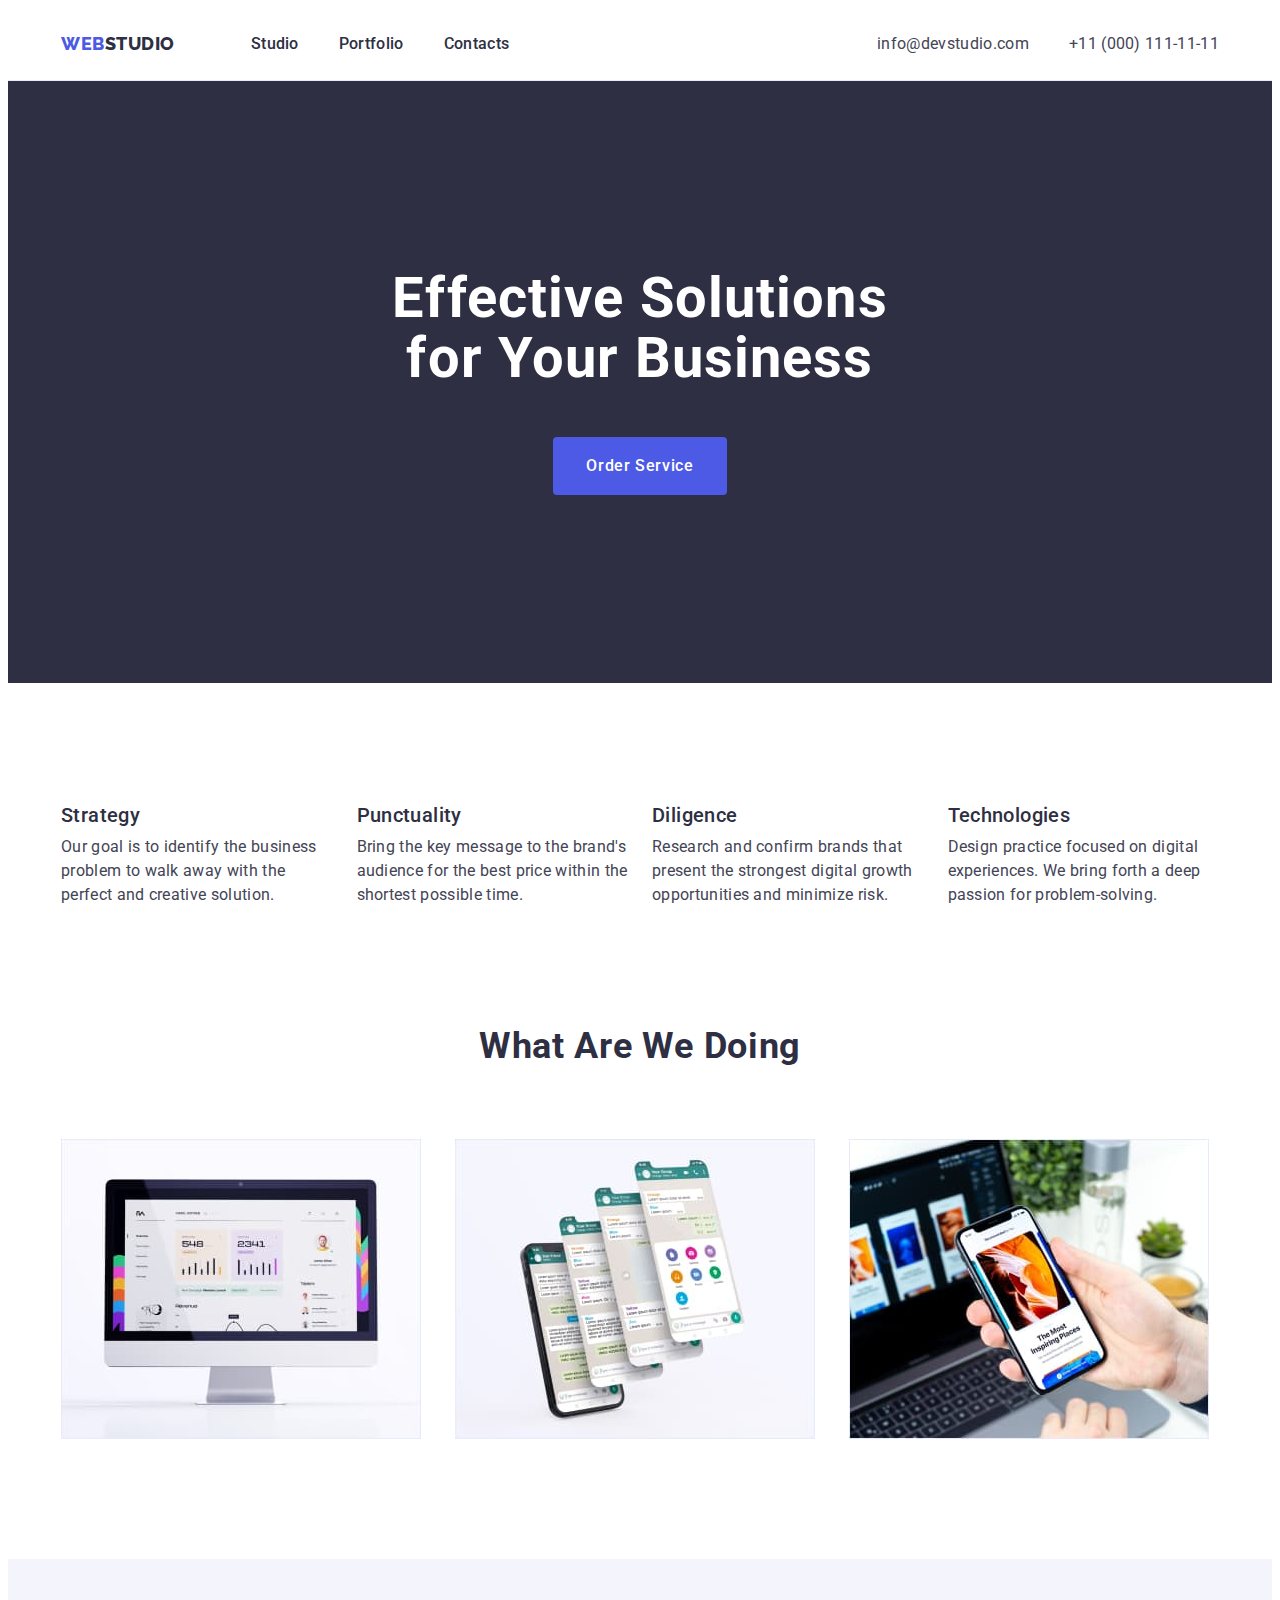
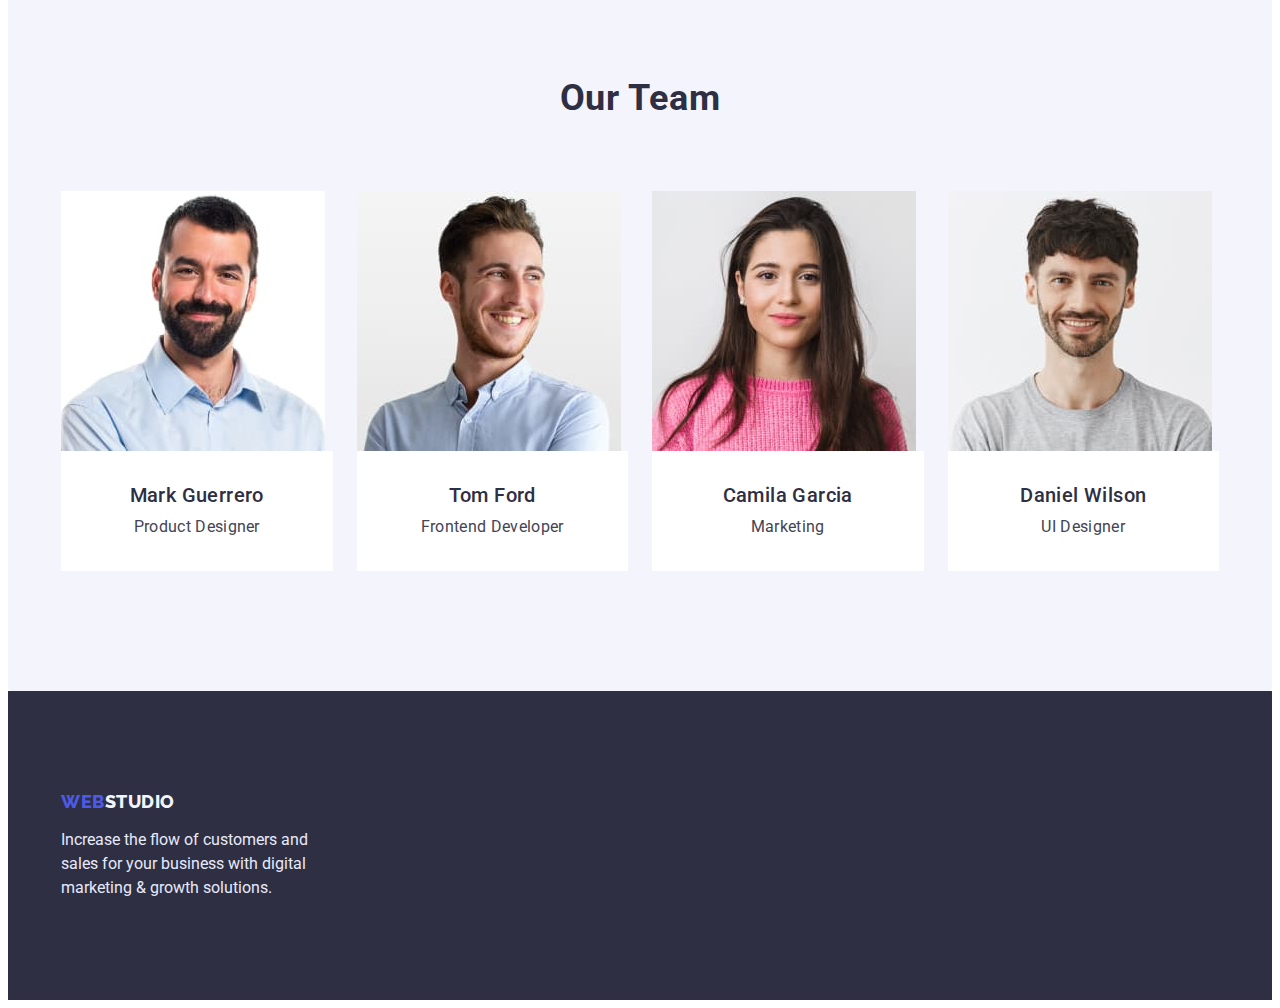
<file: index.html>
<!DOCTYPE html>
<html lang="en">
  <head>
    <meta charset="UTF-8" />
    <meta http-equiv="X-UA-Compatible" content="IE=edge" />
    <meta name="viewport" content="width=device-width, initial-scale=1.0" />
    <title>Document</title>
    <link rel="preconnect" href="https://fonts.googleapis.com">
    <link rel="preconnect" href="https://fonts.gstatic.com" crossorigin>
    <link href="https://fonts.googleapis.com/css2?family=Raleway:wght@800&family=Roboto:wght@400;500;700&display=swap" rel="stylesheet">
    <link rel="stylesheet" href="https://cdnjs.cloudflare.com/ajax/libs/modern-normalize/1.1.0/modern-normalize.min.css" integrity="sha512-wpPYUAdjBVSE4KJnH1VR1HeZfpl1ub8YT/NKx4PuQ5NmX2tKuGu6U/JRp5y+Y8XG2tV+wKQpNHVUX03MfMFn9Q==" crossorigin="anonymous" referrerpolicy="no-referrer" />
    <link rel="stylesheet" href="./css/styles.css">

  </head>
  <body>
    <!-- Шапка сайту -->
    <header class="header">
      <div class="container-header container">
        <nav class="main-nav">
          <a href="./index.html" class="logo link">Web<span class="spart-logo">Studio</span></a>
  
          <ul class="site-nav list link">
            <li class="item"><a href="./index.html" class="link">Studio</a></li>
            <li class="item"><a href="./portfolio.html" class="link">Portfolio</a></li>
            <li class="item"><a href="" class="link">Contacts</a></li>
          </ul>
        </nav>
  
        <address class="address">
          <ul class="auth-nav list">
            <li class="item"><a href="mailto:info@devstudio.com" class="auth-nav-link link">info@devstudio.com</a></li>
            <li class="item"><a href="tel:+110001111111" class="auth-nav-link link">+11 (000) 111-11-11</a></li>
          </ul>
        </address>
      </div>
    </header>

    <main>
      <!-- Герой -->
      <section class="hero ">
       <div class="container">
          <h1 class="hero-title">Effective Solutions for Your Business</h1>
          <button type="button" class="hero-button">Order Service</button>
       </div>
      </section>

      <!-- Переваги -->
      <section class="benefits">
        <div class="container">
          <h2 hidden class="section-title benefits-title">Benefits</h2>
  
          <ul class="benefits-list list">
            <li class="item">
              <h3 class="title">Strategy</h3>
              <p class="text">
                Our goal is to identify the business problem to walk away with the
                perfect and creative solution.
              </p>
            </li>
            <li class="item">
              <h3 class="title">Punctuality</h3>
              <p class="text">
                Bring the key message to the brand's audience for the best price
                within the shortest possible time.
              </p>
            </li>
            <li class="item">
              <h3 class="title">Diligence</h3>
              <p class="text">
                Research and confirm brands that present the strongest digital
                growth opportunities and minimize risk.
              </p>
            </li>
            <li class="item">
              <h3 class="title">Technologies</h3>
              <p class="text">
                Design practice focused on digital experiences. We bring forth a
                deep passion for problem-solving.
              </p>
            </li>
          </ul>
        </div >
      </section>

      <!-- Приклади робіт -->
      <section class="examples" >
        <div class="container">
          <h2 class="section-title examples-work">What are we doing</h2>
            <ul class="container-examples list">
              <li class="item">
                <img
                  src="./images/monitor.jpg"
                  alt="monitor"
                  width="360"
                  height="300"
                  class="img"
                />
              </li>
              <li class="item">
                <img
                  src="./images/messenger.jpg"
                  alt="messenger"
                  width="360"
                  height="300"
                  class="img"
                />
              </li>
              <li class="item">
                <img
                  src="./images/phone.jpg"
                  alt="phone"
                  width="360"
                  height="300"
                  class="img"
                />
              </li>
            </ul>
        </div>
      </section>

      <!-- Команда -->
      <section class="team">
        <div class="container">
          <h2 class="section-title-team">Our Team</h2>
          <ul class="container-team list">
            <li class="item">
                <img
                  src="./images/markguerrero.jpg"
                  alt="markguerrero"
                  width="264"
                  height="260"
                  class="foto img"
                />
                <div class="team-text">
                  <h3 class="title">Mark Guerrero</h3>
                  <p class="text">Product Designer</p>
             </div >
            </li>
            <li class="item">
              <img
                src="./images/tomford.jpg"
                alt="tomford"
                width="264"
                height="260"
                class="foto img"
              />
              <div class="team-text">
                <h3 class="title">Tom Ford</h3>
                <p class="text">Frontend Developer</p>
              </div>
            </li>
            <li class="item">
              <img
                src="./images/camilagarcia.jpg"
                alt="camilagarcia"
                width="264"
                height="260"
                class="foto img"
              />
             <div class="team-text">
                <h3 class="title">Camila Garcia</h3>
                <p class="text">Marketing</p>
             </div >
            </li >
            <li class="item">
              <img
                src="./images/danielwilson.jpg"
                alt="danielwilson"
                width="264"
                height="260"
                class="foto img"
              />
              <div class="team-text">
                <h3 class="title">Daniel Wilson</h3>
                <p class="text">UI Designer</p>
              </div>
            </li>
          </ul>
        </div>
      </section>
    </main>

    <!-- Підвал -->
    <footer class="footer">
       <div class="container">
        <div class="container-footer">
           <a href="./index.html" class="logo link">Web<span class="spart-logo logo-footer">Studio</span></a>
          <p class="text-footer">
            Increase the flow of customers and sales for your business with digital
            marketing & growth solutions.
          </p>
        </div >
       </div>
    </footer>
  </body>
</html>
</file>
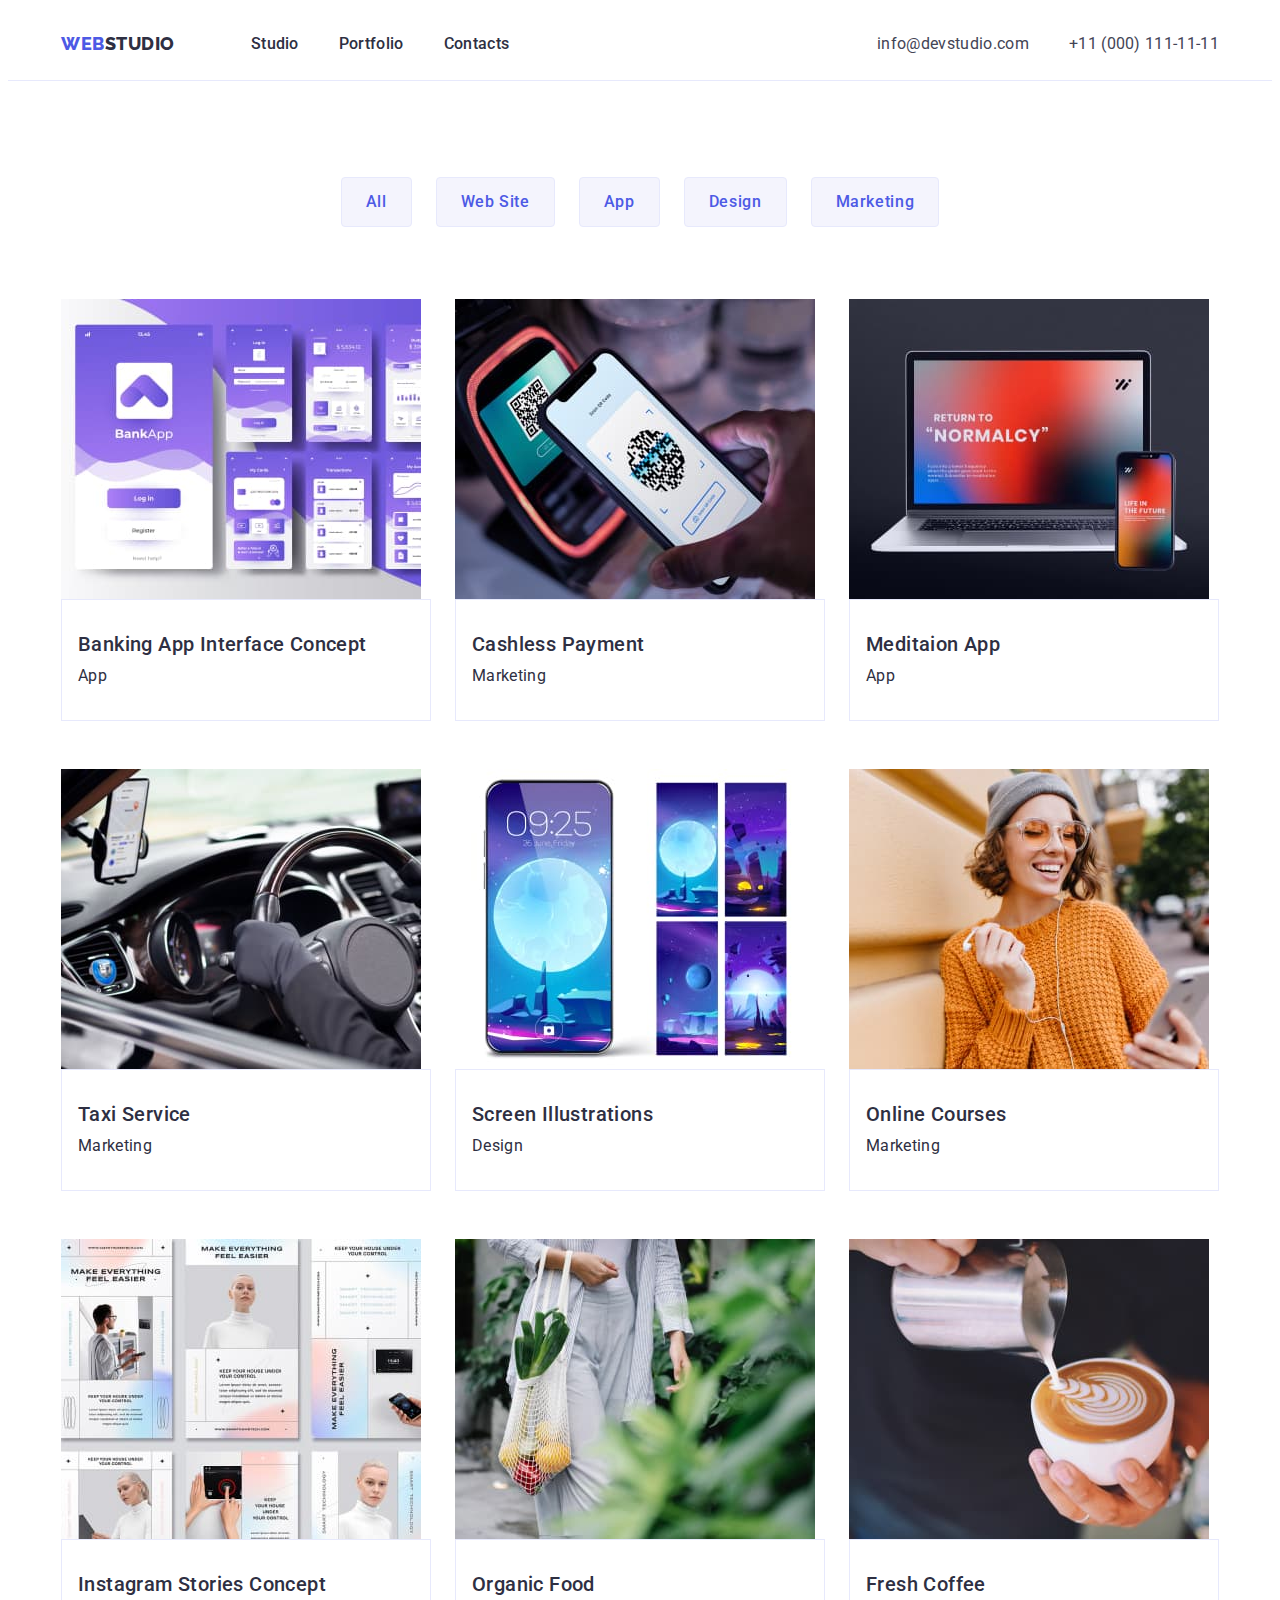
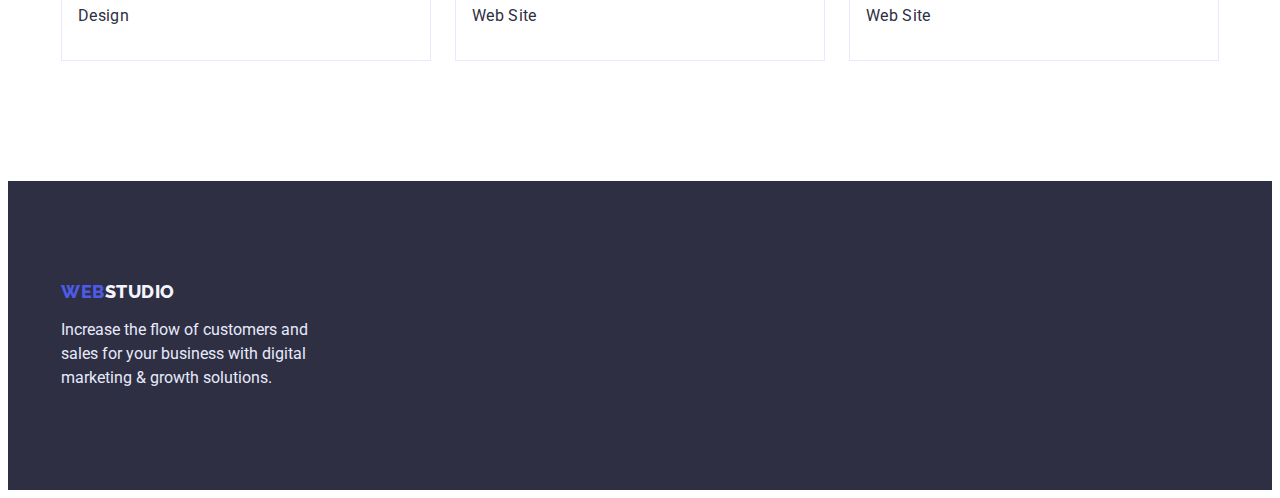
<file: portfolio.html>
<!DOCTYPE html>
<html lang="en">
  <head>
    <meta charset="UTF-8" />
    <meta http-equiv="X-UA-Compatible" content="IE=edge" />
    <meta name="viewport" content="width=device-width, initial-scale=1.0" />
    <title>Document</title>
    <link rel="preconnect" href="https://fonts.googleapis.com">
    <link rel="preconnect" href="https://fonts.gstatic.com" crossorigin>
    <link href="https://fonts.googleapis.com/css2?family=Raleway:wght@800&family=Roboto:wght@400;500;700&display=swap" rel="stylesheet">
    <link rel="stylesheet" href="https://cdnjs.cloudflare.com/ajax/libs/modern-normalize/1.1.0/modern-normalize.min.css" integrity="sha512-wpPYUAdjBVSE4KJnH1VR1HeZfpl1ub8YT/NKx4PuQ5NmX2tKuGu6U/JRp5y+Y8XG2tV+wKQpNHVUX03MfMFn9Q==" crossorigin="anonymous" referrerpolicy="no-referrer" />
    <link rel="stylesheet" href="./css/styles.css">
  </head>
  <body>
    <!-- Шапка сайту -->
    <header class="header">
      <div class="container-header container">
        <nav class="main-nav">
          <a href="./index.html" class="logo link">Web<span class="spart-logo">Studio</span></a>
  
          <ul class="site-nav list link">
            <li class="item"><a href="./index.html" class="link">Studio</a></li>
            <li class="item"><a href="./portfolio.html" class="link">Portfolio</a></li>
            <li class="item"><a href="" class="link">Contacts</a></li>
          </ul>
        </nav>
  
        <address class="address">
          <ul class="auth-nav list">
            <li class="item"><a href="mailto:info@devstudio.com" class="auth-nav-link link">info@devstudio.com</a></li>
            <li class="item"><a href="tel:+110001111111" class="auth-nav-link link">+11 (000) 111-11-11</a></li>
          </ul>
        </address>
      </div>
    </header>

    
    <main>
    <section class="main-portfolio"> 
        <div class="container">
          <h1 hidden>Our projects</h1>
    
          <!-- Фільтр -->
          <ul class="filter list">
            <li class="item">
              <button type="button" class="filter-button">All</button>
            </li>
            <li class="item">
              <button type="button" class="filter-button">Web Site</button>
            </li>
            <li class="item">
              <button type="button" class="filter-button">App</button>
            </li>
            <li class="item">
              <button type="button" class="filter-button">Design</button>
            </li>
            <li class="item">
              <button type="button" class="filter-button">Marketing</button>
            </li>
          </ul>
    
          <!-- Роботи -->
    
          <ul class="work-list list">
            <li class="item">
              <a href="" class="work-list-example link">
                <img src="./images/work1.jpg" alt="work1" width="360"
                  height="300" class="work-example-foto img"/>
                <div class="work-text">
                  <h2 class="title">Banking App Interface Concept</h2>
                  <p class="text">App</p>
                </div>
              </a>
            </li>
            <li class="item">
              <a href="" class="work-list-example link">
                <img src="./images/work2.jpg" alt="work2" width="360"
                  height="300" class="work-example-foto img"/>
                <div class="work-text">
                  <h2 class="title">Cashless Payment</h2>
                  <p class="text">Marketing</p>
                </div>
              </a>
            </li>
            <li class="item">
              <a href="" class="work-list-example link">
                <img src="./images/work3.jpg" alt="work3" width="360"
                  height="300" class="work-example-foto img"/>
                <div class="work-text">
                  <h2 class="title">Meditaion App</h2>
                  <p class="text">App</p>
                </div>
              </a>
            </li>
            <li class="item">
              <a href="" class="work-list-example link">
                <img src="./images/work4.jpg" alt="work4" width="360"
                  height="300" class="work-example-foto img"/>
                <div class="work-text">
                  <h2 class="title">Taxi Service</h2>
                  <p class="text">Marketing</p>
                </div>
              </a>
            </li>
            <li class="item">
              <a href="" class="work-list-example link">
                <img src="./images/work5.jpg" alt="work5" width="360"
                  height="300" class="work-example-foto img"/>
                <div class="work-text">
                  <h2 class="title">Screen Illustrations</h2>
                  <p class="text">Design</p>
                </div>
              </a>
            </li>
            <li class="item">
              <a href="" class="work-list-example link">
                <img src="./images/work6.jpg" alt="work6" width="360"
                  height="300" class="work-example-foto img"/>
                <div class="work-text">
                  <h2 class="title">Online Courses</h2>
                  <p class="text">Marketing</p>
                </div>
              </a>
            </li>
            <li class="item">
              <a href="" class="work-list-example link">
                <img src="./images/work7.jpg" alt="work7" width="360"
                  height="300" class="work-example-foto img"/>
                <div class="work-text">
                  <h2 class="title">Instagram Stories Concept</h2>
                  <p class="text">Design</p>
                </div>
              </a>
            </li>
            <li class="item">
              <a href="" class="work-list-example link">
                <img src="./images/work8.jpg" alt="work8" width="360"
                  height="300" class="work-example-foto img"/>
                <div class="work-text">
                  <h2 class="title">Organic Food</h2>
                  <p class="text">Web Site</p>
                </div>
              </a>
            </li>
            <li class="item">
              <a href="" class="work-list-example link">
                <img src="./images/work9.jpg" alt="work9" width="360"
                  height="300" class="work-example-foto img"/>
                <div class="work-text">
                  <h2 class="title">Fresh Coffee</h2>
                  <p class="text">Web Site</p>
                </div>
              </a>
            </li>
          </ul>
        </div>
    </section>
    </main>

    <!-- Підвал -->
    <footer class="footer">
       <div class="container">
        <div class="container-footer">
           <a href="./index.html" class="logo link">Web<span class="spart-logo logo-footer">Studio</span></a>
          <p class="text-footer">
            Increase the flow of customers and sales for your business with digital
            marketing & growth solutions.
          </p>
        </div >
       </div>
    </footer>
  </body>
</html>
</file>
<file: css/styles.css>
:root {
  --primary-text-color: #434455;
  --title-text-color: #2e2f42;
  --white-text-color: #ffffff; 
  --main-logo-color: #4d5ae5;
  --active-link-color: #404bbf;
  --second-background-color: #f4f4fd;
  --light-color-text-logo: #e7e9fc;
}

body {
  font-family: "Roboto", sans-serif;
  color: var(--primary-text-color);
  background-color: var(--white-text-color);
}

h1, h2, h3, p, ul {
  padding: 0;
  margin: 0;
}

.img {
  display: block;
  max-width: 100%;
  height: auto;
}

.container {
  margin-left: auto;
  margin-right: auto;
  width: 1158px;
  padding-left: 15px;
  padding-right: 15px;
  /* outline: 1px solid tomato;
  background-color: greenyellow; */
}

.header {
   border-bottom: 1px solid var(--light-color-text-logo);
}

.list {
  list-style: none;
}

.container-header {
  display: flex;
  align-items: center;
}

.main-nav {
  display: flex;
  align-items: center;
}

.logo {
  font-family: "Raleway", sans-serif;
  font-weight: 800;
  font-size: 18px;
  line-height: 1.17;
  letter-spacing: 0.03em;
  text-transform: uppercase;
  color: var(--main-logo-color);
  text-decoration: none;
}

.spart-logo {
  color: var(--title-text-color);
}

.site-nav {
  display: flex;
  margin-left: 76px;
}

.site-nav .item:not(:last-child) {
  margin-right: 40px;
}

.site-nav .link {
  display: block;
  padding-top: 24px;
  padding-bottom: 24px;

  font-weight: 500;
  font-size: 16px;
  line-height: 1.5;
  letter-spacing: 0.02em;
  color: var(--title-text-color);
  text-decoration: none;
}

.address {
  margin-left: auto;
}

.auth-nav {
  display: flex;
}

.auth-nav .item + .item {
  margin-left: 40px;
}

.auth-nav-link {
  font-size: 16px;
  line-height: 1.5;
  letter-spacing: 0.02em;
  color: var(--primary-text-color);
  text-decoration: none;
  font-style: normal;
}

.site-nav .link:hover,
.site-nav .link:focus {
  color: var(--active-link-color);
}

.hero {
  padding-top: 188px;
  padding-bottom: 188px;

  text-align: center;
  background-color: var(--title-text-color);
}

.hero-title {
  max-width: 496px;
  margin-left: auto;
  margin-right: auto;
  margin-bottom: 48px;

  font-size: 56px;
  line-height: 1.07;
  letter-spacing: 0.02em;
  color: var(--white-text-color);
}

.hero-button {
  display: inline-block;
  border: 1px solid transparent;
  border-radius: 4px;
  padding: 16px 32px;
  min-width: 169px;

  font-family: "Roboto", sans-serif;
  font-weight: 500;
  font-size: 16px;
  line-height: 1.5;
  letter-spacing: 0.04em;
  color: var(--white-text-color);
  background-color: var(--main-logo-color);
  cursor: pointer;
}

.hero-button:hover,
.hero-button:focus {
  background-color: var(--active-link-color);
}

.benefits {
  padding-top: 120px;
  padding-bottom: 120px;
}

.benefits-list {
  display: flex;
}

.benefits-list .item {
  width: calc((100% - 72px) / 4);
  margin-right: 24px;
}

.benefits-list .item:last-child {
  margin-right: 0;
}


.title {
  margin-bottom: 8px;

  font-weight: 500;
  font-size: 20px;
  line-height: 1.2;
  letter-spacing: 0.02em;
  color: var(--title-text-color);
}

.text {
  font-size: 16px;
  line-height: 1.5;
  letter-spacing: 0.02em;
}

.section-title,
.section-title-team {
  font-size: 36px;
  line-height: 1.11;
  letter-spacing: 0.02em;
  text-align: center;
  text-transform: capitalize;
  color: var(--title-text-color);
}

.section-title.examples-work {
  margin-bottom: 72px;
}

.container-examples {
  display: flex;
}

.container-examples .item {
  width: calc((100% - 48px) / 3);
  margin-right: 24px;
}

.container-examples .item:last-child {
  margin-right: 0;
}

.examples {
  padding-bottom: 120px;
}

.section-title-team {
  margin-bottom: 72px;
}

.container-team {
  display: flex;

}

.container-team .item {
  width: calc((100% - 72px) / 4);
  margin-right: 24px;
}

.container-team .item:last-child {
  margin-right: 0;
}

.team {
  padding-top: 120px;
  padding-bottom: 120px;

  background-color: var(--second-background-color);
  border-radius: 0px 0px 4px 4px;
}

.team-text {
 padding-top: 32px;
 padding-bottom: 32px;

 background-color: var(--white-text-color);
 text-align: center;
}

.footer {
  padding-top: 100px;
  padding-bottom: 100px;
  
  background-color: var(--title-text-color);
  color: var(--light-color-text-logo);
}

.container-footer {
  max-width: 264px;
}

.logo-footer {
  color: var(--second-background-color);
}

.text-footer {
  font-size: 16px;
  line-height: 1.5;
  color: var(--light-color-text-logo);
  margin-top: 16px;
}

/* Портфоліо */

.main-portfolio {
  padding-top: 96px;
  padding-bottom: 120px;
}

.filter {
  display: flex;
  justify-content: center;
  padding-bottom: 72px;

  list-style: none;
}

.filter-button {
  display: inline-block;
  border: 1px solid var(--light-color-text-logo);
  border-radius: 4px;
  padding: 12px 24px;

  font-family: "Roboto", sans-serif;
  font-weight: 500;
  font-size: 16px;
  line-height: 1.5;
  letter-spacing: 0.04em;
  color: var(--main-logo-color);
  background-color: var(--second-background-color);
  text-decoration: none;
  cursor: pointer;
}

.filter .item:not(:last-child) {
  margin-right: 24px;
}

.filter-button:hover,
.filter-button:focus {
  border: 1px solid transparent;

  color: var(--white-text-color);
  background-color: var(--active-link-color);
}

.work-list-example {
  color: var(--title-text-color);
  text-decoration: none;
  list-style: none;
}

.work-text {
  padding-left: 16px;
  padding-top: 32px;
  padding-bottom: 32px;

  border: 1px solid var(--light-color-text-logo);
}

.work-list {
  display: flex;
  flex-wrap: wrap;
}

.work-list .item {
  width: calc((100% - 48px) / 3);
  margin-right: 24px;
  margin-bottom: 48px;
}

.work-list .item:nth-child(3n) {
  margin-right: 0;
}

.work-list .item:nth-last-child(-n + 3) {
  margin-bottom: 0;
}
</file>
